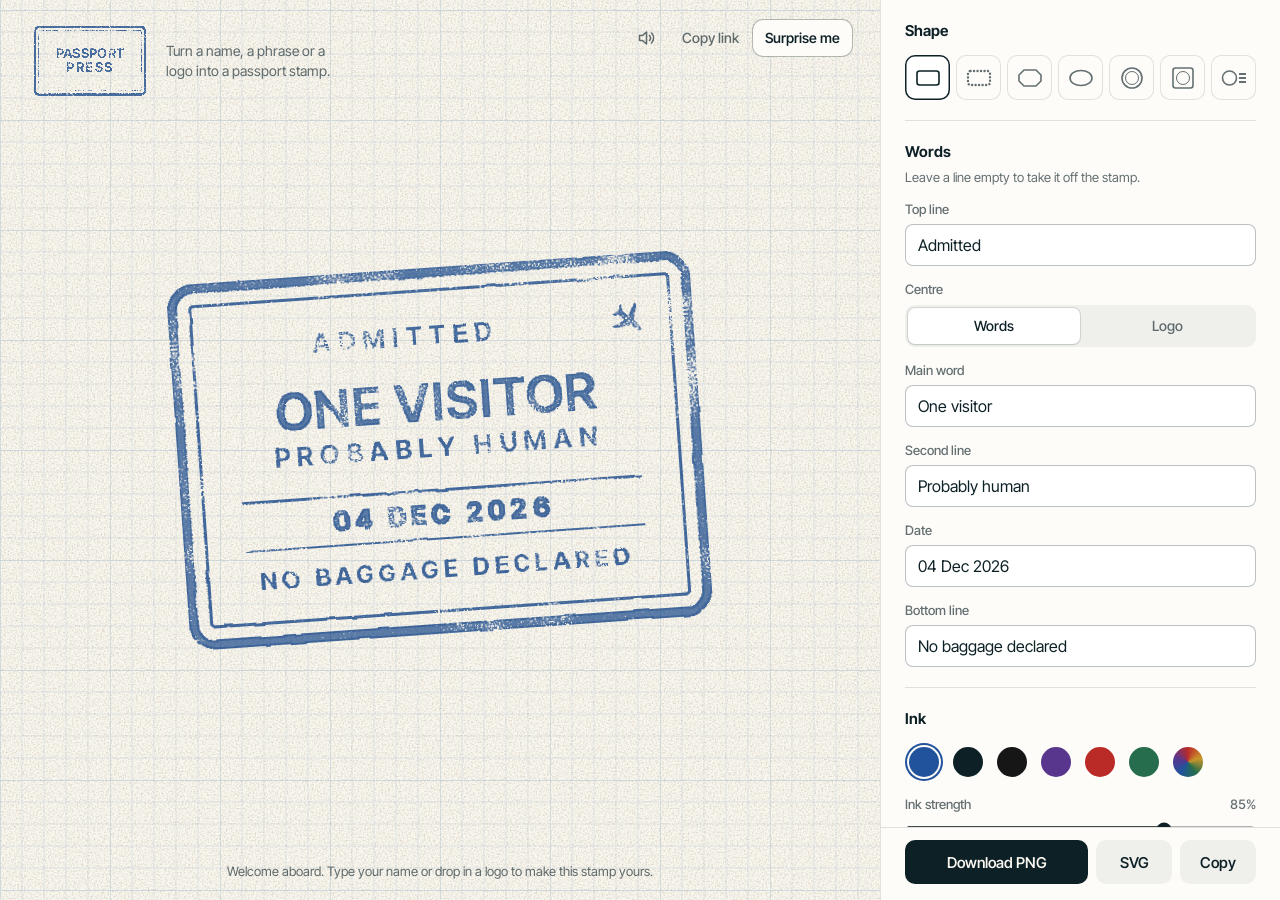
<file: index.html>
<!doctype html>
<html lang="en">
<head>
  <meta charset="utf-8">
  <meta name="viewport" content="width=device-width, initial-scale=1, viewport-fit=cover">
  <title>Passport Press</title>
  <meta name="description" content="Passport Press turns a name, a phrase or a logo into a passport stamp. Pick a shape, an ink and a paper, then download it as a PNG or SVG.">
  <meta name="theme-color" content="#fbf8f0">
  <link rel="icon" href="icon.png">
  <link rel="apple-touch-icon" href="icon.png">
  <meta property="og:type" content="website">
  <meta property="og:title" content="Passport Press">
  <meta property="og:description" content="Turn a name, a phrase or a logo into a passport stamp.">
  <meta property="og:url" content="https://annalogofdesign.github.io/passport-press/">
  <meta property="og:image" content="https://annalogofdesign.github.io/passport-press/og.jpg">
  <meta property="og:image:width" content="1200">
  <meta property="og:image:height" content="630">
  <meta name="twitter:card" content="summary_large_image">
  <link rel="stylesheet" href="styles.css">
</head>
<body>
  <main class="stage" data-stage>
    <svg class="paper" data-paper aria-hidden="true" focusable="false" preserveAspectRatio="none"></svg>
    <header class="masthead">
      <div class="brand">
        <h1><span class="sr-only">Passport Press</span><span class="brand-stamp" data-brand aria-hidden="true"></span></h1>
        <p class="tagline">Turn a name, a phrase or a logo into a passport stamp.</p>
      </div>
      <div class="masthead-actions">
        <button type="button" class="icon-btn" data-sound aria-label="Stamp sound">
          <svg viewBox="0 0 20 20" fill="none" stroke="currentColor" stroke-width="1.5" stroke-linecap="round" stroke-linejoin="round" aria-hidden="true">
            <path d="M3.5 7.5h3l4-3.5v12l-4-3.5h-3z"/><path class="sound-waves" d="M13.5 7.5a3.5 3.5 0 0 1 0 5M15.5 5a7 7 0 0 1 0 10"/><path class="sound-off" d="M13.5 8l4 4m0-4-4 4"/>
          </svg>
        </button>
        <button type="button" class="text-btn" data-share>Copy link</button>
        <button type="button" class="btn btn-small" data-surprise>Surprise me</button>
      </div>
    </header>
    <button type="button" class="stamp" data-press aria-label="Press the stamp again with fresh ink"></button>
    <p class="hint" data-hint></p>
  </main>

  <form class="panel" id="controls" aria-label="Stamp settings" autocomplete="off">
    <div class="panel-scroll">
      <section aria-labelledby="h-shape">
        <h2 id="h-shape">Shape</h2>
        <div class="frames" role="radiogroup" aria-labelledby="h-shape" data-frames></div>
      </section>

      <section aria-labelledby="h-words">
        <h2 id="h-words">Words</h2>
        <p class="note">Leave a line empty to take it off the stamp.</p>
        <label class="field">Top line
          <input type="text" name="top" maxlength="40" spellcheck="false" data-1p-ignore>
        </label>
        <div class="field" role="radiogroup" aria-labelledby="l-centre">
          <span id="l-centre">Centre</span>
          <div class="seg">
            <label><input type="radio" name="centre" value="text" class="sr-only">Words</label>
            <label><input type="radio" name="centre" value="logo" class="sr-only">Logo</label>
          </div>
        </div>
        <label class="field" data-when="centre=text">Main word
          <input type="text" name="word" maxlength="40" spellcheck="false" data-1p-ignore>
        </label>
        <label class="field" data-when="centre=text">Second line
          <input type="text" name="sub" maxlength="40" spellcheck="false" data-1p-ignore>
        </label>

        <div class="logo" data-when="centre=logo">
          <div class="logo-empty" data-logo="empty">
            <label class="btn">Choose a logo
              <input type="file" name="logoFile" accept=".svg,image/svg+xml,image/png,image/jpeg,image/webp" class="sr-only">
            </label>
            <p class="note">SVG, PNG or JPG, or drop a file anywhere. It stays in your browser.</p>
          </div>
          <div class="logo-loaded" data-logo="loaded">
            <div class="logo-file">
              <img alt="Your logo" data-logo-thumb>
              <label class="btn btn-small">Replace
                <input type="file" name="logoFile" accept=".svg,image/svg+xml,image/png,image/jpeg,image/webp" class="sr-only">
              </label>
              <button type="button" class="btn btn-small" data-logo-remove>Remove</button>
            </div>
            <div class="field" role="radiogroup" aria-labelledby="l-trace">
              <span id="l-trace">Ink the</span>
              <div class="seg">
                <label><input type="radio" name="logoMode" value="shape" class="sr-only">Whole logo</label>
                <label><input type="radio" name="logoMode" value="dark" class="sr-only">Dark parts only</label>
              </div>
            </div>
            <label class="range">Threshold <output data-for="logoThreshold" data-format="percent"></output>
              <input type="range" name="logoThreshold" min="0.05" max="0.95" step="0.01">
            </label>
            <label class="range">Logo size <output data-for="logoSize" data-format="times"></output>
              <input type="range" name="logoSize" min="0.5" max="1.5" step="0.05">
            </label>
            <label class="check"><input type="checkbox" name="logoInvert"> Invert</label>
          </div>
          <p class="error" data-logo-error role="alert" hidden></p>
        </div>

        <label class="field">Date
          <input type="text" name="date" maxlength="40" spellcheck="false" data-1p-ignore>
        </label>
        <label class="field">Bottom line
          <input type="text" name="bottom" maxlength="40" spellcheck="false" data-1p-ignore>
        </label>
      </section>

      <section aria-labelledby="h-ink">
        <h2 id="h-ink">Ink</h2>
        <div class="swatches" role="radiogroup" aria-labelledby="h-ink" data-inks></div>
        <label class="range">Ink strength <output data-for="inkOpacity" data-format="percent"></output>
          <input type="range" name="inkOpacity" min="0.4" max="1" step="0.01">
        </label>
      </section>

      <section aria-labelledby="h-paper">
        <h2 id="h-paper">Paper</h2>
        <div class="papers" role="radiogroup" aria-labelledby="h-paper" data-papers></div>
        <label class="range" data-when="paper=passport|cotton|aged|kraft|grid">Paper strength <output data-for="paperStrength" data-format="percent"></output>
          <input type="range" name="paperStrength" min="0.1" max="1" step="0.05">
        </label>
      </section>

      <section aria-labelledby="h-style">
        <h2 id="h-style">Style</h2>
        <div class="field" role="radiogroup" aria-labelledby="l-font">
          <span id="l-font">Typeface</span>
          <div class="seg" data-faces></div>
        </div>
        <label class="range">Border weight <output data-for="rule" data-format="times"></output>
          <input type="range" name="rule" min="0.6" max="1.8" step="0.05">
        </label>
        <label class="range" data-when="frame=rect|postage|squared">Corners <output data-for="corner"></output>
          <input type="range" name="corner" min="1" max="24" step="1">
        </label>
        <div class="field" role="radiogroup" aria-labelledby="l-mark" data-when="frame=rect|postage">
          <span id="l-mark">Plane</span>
          <div class="seg">
            <label><input type="radio" name="mark" value="arrive" class="sr-only">Arriving</label>
            <label><input type="radio" name="mark" value="depart" class="sr-only">Departing</label>
            <label><input type="radio" name="mark" value="none" class="sr-only">None</label>
          </div>
        </div>
        <label class="range">Tilt <output data-for="tilt" data-format="degrees"></output>
          <input type="range" name="tilt" min="-20" max="20" step="1">
        </label>
      </section>

      <section aria-labelledby="h-wear">
        <h2 id="h-wear">Wear</h2>
        <label class="range">Rough edges <output data-for="roughness"></output>
          <input type="range" name="roughness" min="0" max="5" step="0.1">
        </label>
        <label class="range">Dry spots <output data-for="voids" data-format="percent"></output>
          <input type="range" name="voids" min="0" max="1" step="0.05">
        </label>
        <label class="range">Uneven pressure <output data-for="pressure" data-format="percent"></output>
          <input type="range" name="pressure" min="0" max="0.9" step="0.05">
        </label>
        <label class="check"><input type="checkbox" name="doubleStrike"> Double strike</label>
      </section>

      <section aria-labelledby="h-file">
        <h2 id="h-file">File</h2>
        <label class="field">PNG size
          <select name="pngWidth">
            <option value="800">Small, 800 px wide</option>
            <option value="1600" selected>Large, 1600 px wide</option>
            <option value="3200">Print, 3200 px wide</option>
          </select>
        </label>
        <label class="check"><input type="checkbox" name="withPaper"> Include the paper in the file</label>
      </section>

      <p class="credit">Passport Press is made by Anna Skopenko. Typefaces are open source: Inter Tight, Barlow Condensed, Courier Prime, Zilla Slab.</p>
      <button type="button" class="text-btn start-over" data-reset>Start over with a new stamp</button>
    </div>

    <footer class="actions">
      <p class="status" role="status" data-status></p>
      <div class="actions-row">
        <button type="submit" class="btn btn-primary" data-png>Download PNG</button>
        <button type="button" class="btn" data-svg>SVG</button>
        <button type="button" class="btn" data-copy>Copy</button>
      </div>
    </footer>
  </form>

  <script type="module" src="app.js"></script>
</body>
</html>
</file>
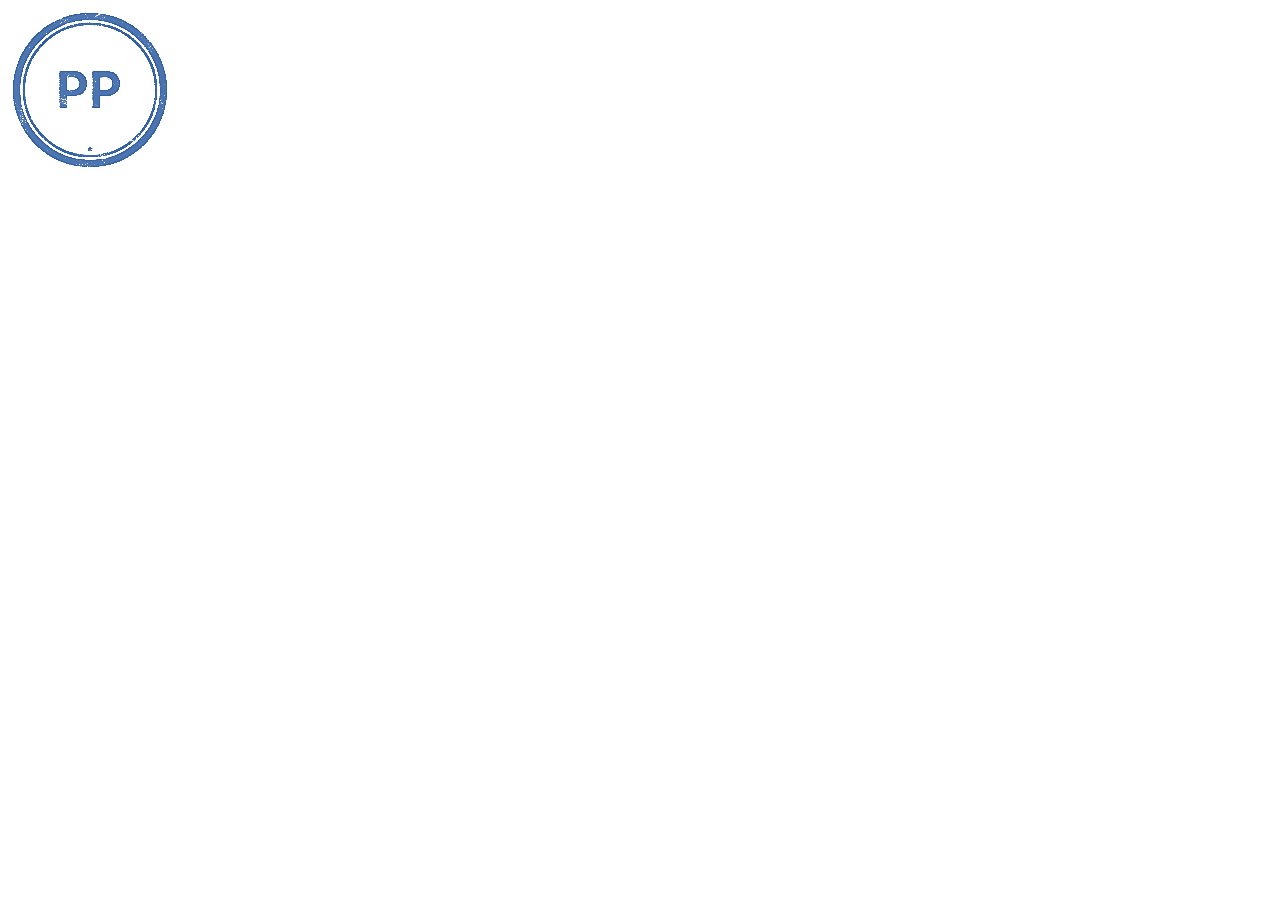
<file: _render-assets.html>
<!doctype html>
<html lang="en">
<head>
<meta charset="utf-8">
<title>Assets</title>
<!-- Renders og.jpg (#og, 1200×630) and icon.png (#icon, 180×180) from the app's own stamps.
     Not part of the site: files starting with _ aren't published by GitHub Pages. -->
<style>
  html, body { margin: 0; background: transparent; }
  .og { position: relative; width: 1200px; height: 630px; overflow: hidden; display: grid; place-items: center; font-family: "Inter Tight", sans-serif; color: oklch(0.23 0.028 219.7); }
  .og > svg.paper { position: absolute; inset: 0; width: 100%; height: 100%; }
  .og .inner { position: relative; display: grid; justify-items: center; gap: 28px; }
  .og .logo { width: 560px; mix-blend-mode: multiply; }
  .og .logo svg, .icon svg { display: block; width: 100%; height: auto; overflow: visible; }
  .og p { margin: 0; font-size: 34px; font-weight: 500; letter-spacing: -0.01em; }
  .icon { width: 180px; height: 180px; display: grid; place-items: center; }
  .icon > div { width: 172px; }
</style>
</head>
<body>
<div id="root"></div>
<script type="module">
  import { DEFAULT_STAMP, stampSVG } from './render.js';
  import { paperMarkup } from './paper.js';
  import { FACES, loadFaces, measurer } from './fonts.js';
  await loadFaces(() => {});
  const face = FACES.grotesk;
  const base = { ...DEFAULT_STAMP, top: '', date: '', bottom: '', mark: 'none', ink: '#21539c', tilt: 0, wobble: 0, roughness: 1.2, voids: 0.2, pressure: 0.25, inkOpacity: 0.95, doubleStrike: false };
  const root = document.getElementById('root');
  if (location.hash === '#og') {
    const logo = stampSVG({ ...base, frame: 'rect', word: 'Passport', sub: 'Press', rule: 1.4, corner: 8, seed: 1917 }, { uid: 'l', face, measure: measurer(face), subScale: 2.4 });
    root.innerHTML = `<div class="og"><svg class="paper" viewBox="-300 -157.5 600 315" preserveAspectRatio="none">${paperMarkup('grid', { x: -300, y: -157.5, w: 600, h: 315 }, 'p', 0.6)}</svg>
      <div class="inner"><div class="logo">${logo}</div><p>Turn a name, a phrase or a logo into a passport stamp.</p></div></div>`;
  } else {
    const icon = stampSVG({ ...base, frame: 'circle', word: 'PP', sub: '', rule: 2.6, roughness: 0.8, voids: 0.1, seed: 7 }, { uid: 'i', face: { ...face, scale: 2.3 }, measure: measurer(face) });
    root.innerHTML = `<div class="icon"><div>${icon}</div></div>`;
  }
  document.body.dataset.ready = '1';
</script>
</body>
</html>
</file>
<file: styles.css>
:root {
  --paper: #fbf8f0;
  --surface: oklch(0.992 0.005 89.7);
  --field: #fff;
  --ink: oklch(0.23 0.028 219.7);
  --muted: oklch(0.23 0.028 219.7 / 0.64);
  --disabled: oklch(0.23 0.028 219.7 / 0.36);
  --line: oklch(0.23 0.028 219.7 / 0.12);
  --line-strong: oklch(0.23 0.028 219.7 / 0.28);
  --tint: oklch(0.23 0.028 219.7 / 0.06);
  --tint-hover: oklch(0.23 0.028 219.7 / 0.1);
  --danger: oklch(0.48 0.17 27);

  --ui: "Inter Tight", "Helvetica Neue", Helvetica, Arial, sans-serif;
  --ease-out: cubic-bezier(0.23, 1, 0.32, 1);

  color-scheme: light;
}

*, *::before, *::after { box-sizing: border-box; }

html { -webkit-text-size-adjust: 100%; }

body {
  margin: 0;
  display: grid;
  grid-template-columns: minmax(0, 1fr) 400px;
  height: 100dvh;
  background: var(--paper);
  color: var(--ink);
  font: 15px/1.4 var(--ui);
  -webkit-font-smoothing: antialiased;
  -moz-osx-font-smoothing: grayscale;
  font-synthesis: none;
}

h1, h2, p { margin: 0; }
button, input, select { font: inherit; color: inherit; }
button, label, select { touch-action: manipulation; }
[hidden] { display: none !important; }

:focus-visible { outline: 2px solid var(--ink); outline-offset: 2px; }

.sr-only {
  position: absolute;
  width: 1px;
  height: 1px;
  overflow: hidden;
  clip-path: inset(50%);
  white-space: nowrap;
}

/* ---------- Stage ---------- */

.stage {
  position: relative;
  display: grid;
  place-items: center;
  min-height: 0;
  container-type: size;
}
.paper { position: absolute; inset: 0; width: 100%; height: 100%; }
.stage[data-dropping] { outline: 2px dashed var(--line-strong); outline-offset: -12px; }

.masthead {
  position: absolute;
  inset: 20px 28px auto;
  display: flex;
  align-items: flex-start;
  justify-content: space-between;
  gap: 16px;
}
/* The logo is a stamp from the tool itself, pressed straight */
.brand { display: flex; align-items: center; gap: 14px; }
.brand-stamp { display: block; width: 124px; mix-blend-mode: multiply; }
.brand-stamp svg { display: block; width: 100%; height: auto; overflow: visible; }
.tagline { max-width: 22ch; font-size: 14px; color: var(--muted); text-wrap: balance; }
.masthead-actions { display: flex; align-items: center; gap: 4px; margin: -4px 0 0; }
.icon-btn {
  display: grid;
  place-items: center;
  width: 44px;
  height: 44px;
  padding: 0;
  border: 0;
  border-radius: 8px;
  background: none;
  color: var(--muted);
  cursor: pointer;
  transition: color 150ms ease-out;
}
.icon-btn svg { width: 20px; height: 20px; }
.icon-btn[aria-pressed="true"] .sound-off,
.icon-btn[aria-pressed="false"] .sound-waves { display: none; }
@media (hover: hover) {
  .icon-btn:hover { color: var(--ink); }
}
.btn-small.btn { background: var(--surface); box-shadow: 0 0 0 1px var(--line-strong); }

/* Sized from the stamp's own footprint, so tilting it never changes its scale */
.stamp {
  width: calc(var(--bw, 264) * min(2.3px, 100cqw / 400, 100cqh / 340));
  padding: 0;
  border: 0;
  border-radius: 12px;
  background: none;
  cursor: var(--cursor, pointer), pointer;
  mix-blend-mode: multiply; /* ink soaks into the paper rather than sitting on it */
  -webkit-tap-highlight-color: transparent;
}
.stamp:active { cursor: var(--cursor-down, pointer), pointer; }
.stamp:focus-visible { outline-offset: 8px; }
.stamp svg { display: block; width: 100%; height: auto; overflow: visible; }

.hint {
  position: absolute;
  inset: auto 0 20px;
  text-align: center;
  font-size: 13px;
  color: var(--muted);
  pointer-events: none;
}

/* ---------- Panel ---------- */

.panel {
  display: flex;
  flex-direction: column;
  min-height: 0;
  background: var(--surface);
  border-left: 1px solid var(--line);
}
.panel-scroll { flex: 1; min-height: 0; overflow-y: auto; padding: 0 24px 24px; }

section { display: grid; gap: 14px; padding-block: 20px; }
section + section { border-top: 1px solid var(--line); }
h2 { font-size: 15px; font-weight: 650; }
.note { margin-top: -8px; font-size: 13px; color: var(--muted); text-wrap: pretty; }
.start-over { justify-self: start; margin: 4px 0 0 -10px; }
.credit { padding-top: 20px; border-top: 1px solid var(--line); font-size: 13px; color: var(--muted); text-wrap: pretty; }

.field { display: grid; gap: 6px; font-size: 13px; font-weight: 500; color: var(--muted); }

input[type="text"], select {
  width: 100%;
  height: 42px;
  padding: 0 12px;
  border: 1px solid var(--line-strong);
  border-radius: 8px;
  background: var(--field);
  color: var(--ink);
  font-size: 16px; /* below 16px, iOS zooms the page on focus */
  font-weight: 400;
  transition: border-color 150ms ease-out;
}
input[type="text"]:focus-visible, select:focus-visible { outline-offset: 0; border-color: var(--ink); }
@media (hover: hover) {
  input[type="text"]:hover, select:hover { border-color: var(--ink); }
}

.range {
  display: grid;
  grid-template-columns: 1fr auto;
  gap: 2px 8px;
  font-size: 13px;
  font-weight: 500;
  color: var(--muted);
}
.range output { font-variant-numeric: tabular-nums; }
.range input { grid-column: 1 / -1; width: 100%; height: 28px; margin: 0; accent-color: var(--ink); cursor: pointer; }

.check { display: flex; align-items: center; gap: 10px; min-height: 32px; cursor: pointer; }
.check input { width: 18px; height: 18px; margin: 0; accent-color: var(--ink); cursor: pointer; }

/* Segmented choice: radios under their labels */
.seg {
  display: grid;
  grid-auto-flow: column;
  grid-auto-columns: 1fr;
  gap: 2px;
  padding: 3px;
  border-radius: 10px;
  background: var(--tint);
}
.seg label {
  position: relative;
  display: grid;
  place-items: center;
  min-height: 36px;
  padding: 4px 6px;
  border-radius: 7px;
  font-size: 14px;
  font-weight: 500;
  color: var(--muted);
  text-align: center;
  cursor: pointer;
  transition: color 150ms ease-out;
}
.seg label:has(:checked) {
  background: var(--field);
  color: var(--ink);
  box-shadow: 0 0 0 1px var(--line), 0 1px 2px oklch(0.23 0.028 219.7 / 0.08);
}
.seg label:has(:focus-visible) { outline: 2px solid var(--ink); outline-offset: 2px; }
/* Four faces of four widths share one row */
[data-faces] label { font-size: 13px; }

.frames { display: grid; grid-template-columns: repeat(7, minmax(0, 1fr)); gap: 6px; }
.frame {
  position: relative;
  display: grid;
  place-items: center;
  aspect-ratio: 1;
  border-radius: 10px;
  box-shadow: inset 0 0 0 1px var(--line);
  color: var(--muted);
  cursor: pointer;
  transition: color 150ms ease-out, box-shadow 150ms ease-out;
}
.frame svg { width: 28px; height: 28px; }
.frame:has(:checked) { background: var(--field); color: var(--ink); box-shadow: inset 0 0 0 1.5px var(--ink); }
.frame:has(:focus-visible) { outline: 2px solid var(--ink); outline-offset: 2px; }
@media (hover: hover) {
  .frame:hover, .seg label:hover { color: var(--ink); }
}

.swatches { display: flex; flex-wrap: wrap; gap: 14px; padding: 4px; }
.swatch {
  position: relative;
  width: 30px;
  height: 30px;
  border-radius: 50%;
  background: var(--c);
  cursor: pointer;
  transition: box-shadow 150ms ease-out;
}
/* 44px hit area around a 30px dot */
.swatch::before { content: ""; position: absolute; inset: -7px; }
.swatch:has(:checked), .swatch[data-active] { box-shadow: 0 0 0 2px var(--surface), 0 0 0 4px var(--c); }
.swatch:has(:focus-visible) { outline: 2px solid var(--ink); outline-offset: 6px; }
.swatch-custom:not([data-active]) {
  background: conic-gradient(from 0deg, #ba2b28, #c9962b, #256d4c, #21539c, #58368e, #ba2b28);
}
.swatch-custom input { position: absolute; inset: -7px; width: 44px; height: 44px; opacity: 0; cursor: pointer; }

.papers { display: grid; grid-template-columns: repeat(3, minmax(0, 1fr)); gap: 12px 10px; }
.paper-chip {
  position: relative;
  display: grid;
  gap: 6px;
  font-size: 13px;
  font-weight: 500;
  color: var(--muted);
  text-align: center;
  cursor: pointer;
  transition: color 150ms ease-out;
}
.paper-chip svg {
  display: block;
  width: 100%;
  height: auto;
  border-radius: 8px;
  box-shadow: 0 0 0 1px var(--line);
  transition: box-shadow 150ms ease-out;
}
.paper-chip:has(:checked) { color: var(--ink); }
.paper-chip:has(:checked) svg { box-shadow: 0 0 0 2px var(--surface), 0 0 0 3.5px var(--ink); }
.paper-chip:has(:focus-visible) svg { outline: 2px solid var(--ink); outline-offset: 5px; }
@media (hover: hover) {
  .paper-chip:hover { color: var(--ink); }
}

/* ---------- Logo ---------- */

.logo { display: grid; gap: 14px; }
.logo-empty, .logo-loaded { display: grid; gap: 14px; }
.logo-empty .note { margin-top: -6px; }
.logo-file { display: flex; align-items: center; gap: 8px; }
.logo-file img {
  width: 44px;
  height: 44px;
  margin-right: auto;
  padding: 4px;
  border-radius: 8px;
  background: var(--field);
  box-shadow: 0 0 0 1px var(--line);
  object-fit: contain;
}
.error { font-size: 13px; color: var(--danger); }

/* ---------- Buttons ---------- */

.btn {
  position: relative;
  display: inline-grid;
  place-items: center;
  height: 44px;
  padding: 0 16px;
  border: 0;
  border-radius: 10px;
  background: var(--tint);
  color: var(--ink);
  font-size: 15px;
  font-weight: 550;
  white-space: nowrap;
  cursor: pointer;
  transition: background-color 150ms ease-out, transform 120ms var(--ease-out);
}
.btn:active { transform: scale(0.97); }
.btn:has(:focus-visible) { outline: 2px solid var(--ink); outline-offset: 2px; }
.btn:disabled { color: var(--disabled); cursor: default; }
.btn-small { height: 36px; padding: 0 12px; font-size: 14px; }
.btn-primary { flex: 1; background: var(--ink); color: var(--paper); }
.btn-primary:disabled { background: var(--line-strong); color: var(--paper); }

.text-btn {
  min-height: 44px;
  padding: 0 10px;
  border: 0;
  border-radius: 8px;
  background: none;
  font-size: 14px;
  font-weight: 500;
  color: var(--muted);
  cursor: pointer;
  transition: color 150ms ease-out;
}

@media (hover: hover) {
  .btn:not(:disabled):hover { background: var(--tint-hover); }
  .btn-primary:not(:disabled):hover { background: color-mix(in oklch, var(--ink) 86%, white); }
  .text-btn:hover { color: var(--ink); }
}

.actions {
  padding: 12px 24px calc(16px + env(safe-area-inset-bottom));
  border-top: 1px solid var(--line);
  background: var(--surface);
}
.actions-row { display: flex; gap: 8px; }
.actions-row .btn:not(.btn-primary) { min-width: 76px; }
.status { font-size: 13px; text-wrap: pretty; }
.status:not(:empty) { margin-bottom: 10px; }

/* ---------- Small screens: the stamp stays in view while the settings scroll ---------- */

@media (max-width: 860px) {
  body { display: block; height: auto; }
  .stage {
    position: sticky;
    top: 0;
    z-index: 2;
    height: 44svh;
    min-height: 260px;
    background: var(--paper);
    border-bottom: 1px solid var(--line);
  }
  .masthead { inset: 10px 16px auto; }
  .tagline, .hint { display: none; }
  .masthead { align-items: center; }
  .brand-stamp { width: 92px; }
  .masthead-actions { gap: 0; margin-right: -6px; }
  .masthead .text-btn { padding-inline: 6px; white-space: nowrap; }
  .panel { border-left: 0; }
  .panel-scroll { overflow: visible; padding-inline: 16px; }
  .actions { position: sticky; bottom: 0; z-index: 2; padding-inline: 16px; }
}

@media (prefers-reduced-motion: reduce) {
  *, *::before, *::after { transition: none !important; }
}
</file>
